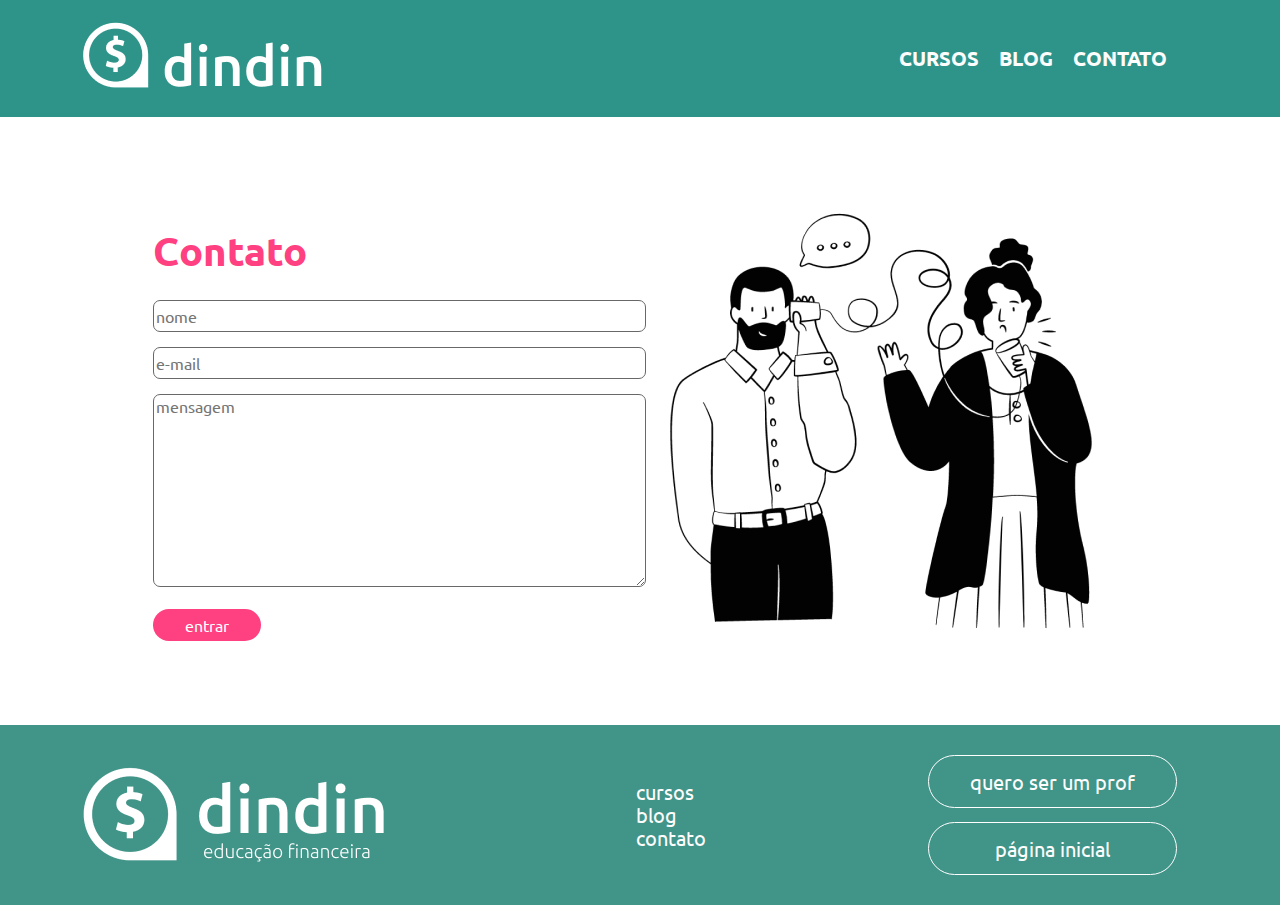
<file: index.html>
<!DOCTYPE html>
<html lang="pt-br">

<head>
    <meta charset="UTF-8">
    <meta http-equiv="X-UA-Compatible" content="IE=edge">
    <meta name="viewport" content="width=device-width, initial-scale=1.0">
    <title>DinDin - Educação Financeira</title>

    <link rel="preconnect" href="https://fonts.googleapis.com">
    <link rel="preconnect" href="https://fonts.gstatic.com" crossorigin>
    <link
        href="https://fonts.googleapis.com/css2?family=Montserrat:wght@700&family=Nunito:wght@800&family=Ubuntu:ital,wght@0,700;1,700&display=swap"
        rel="stylesheet">

    <link rel="stylesheet" href="./styles/global.css" />
    <link rel="stylesheet" href="./styles/normalize.css" />
    <link rel="stylesheet" href="./styles/index.css" />

</head>

<body>
    <header>
        <div class="container">
            <h2> <a href="./index.html">Din Din</a></h2>
            <nav>
                <ul>
                    <li> <a href="./cursos.html">Cursos</a></li>
                    <li> <a href="./blog.html">Blog</a></li>
                    <li> <a href="./index.html">Contato</a></li>
                </ul>
            </nav>
        </div>
    </header>

    <main>
        <div class="formulario">
            <form action="post" name="contato">
                <h1>Contato</h1>
                    <input name="nome" type="text" placeholder="nome" />
                    <input name="e-mail" type="text" placeholder="e-mail" />
                    <textarea name="mensagem" cols="30" rows="10" placeholder="mensagem"></textarea>

                    <button type=“submit”>entrar</button>
            </form>
            <img src="./images/ilustra-contato.png" alt="contato">
        </div>
    </main>


    <footer>
        <div class="container">
            <h2> <a href="./home.html">Din Din - educação financeira</a> </h2>

            <nav>
                <ul>
                    <li> <a href="./cursos.html">Cursos</a></li>
                    <li> <a href="./blog.html">Blog</a></li>
                    <li> <a href="./index.html">Contato</a></li>
                </ul>
            </nav>

            <div>
                <ul class="links-anexos">
                    <li> <a href="#">Quero ser um prof</a></li>
                    <li> <a href="./home.html">página inicial</a></li>
                </ul>
            </div>
        </div>
    </footer>


</body>

</html>
</file>
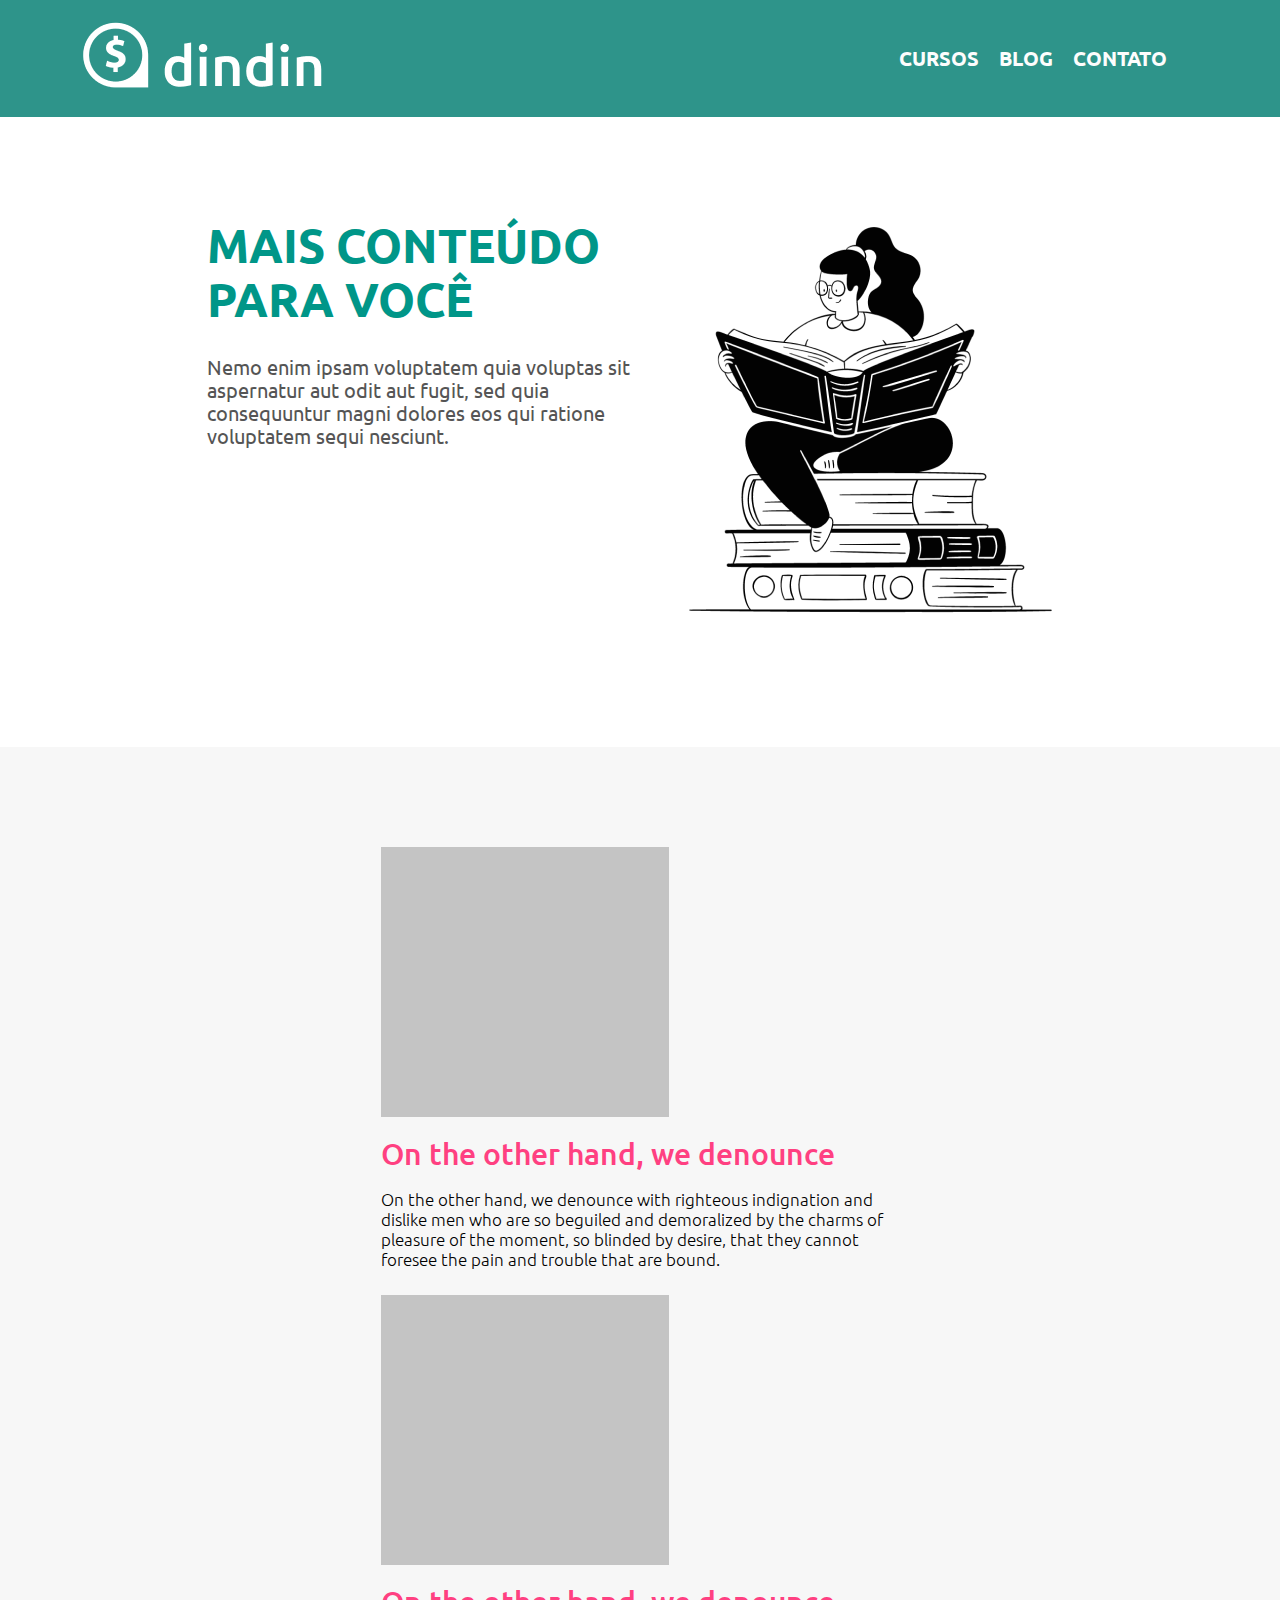
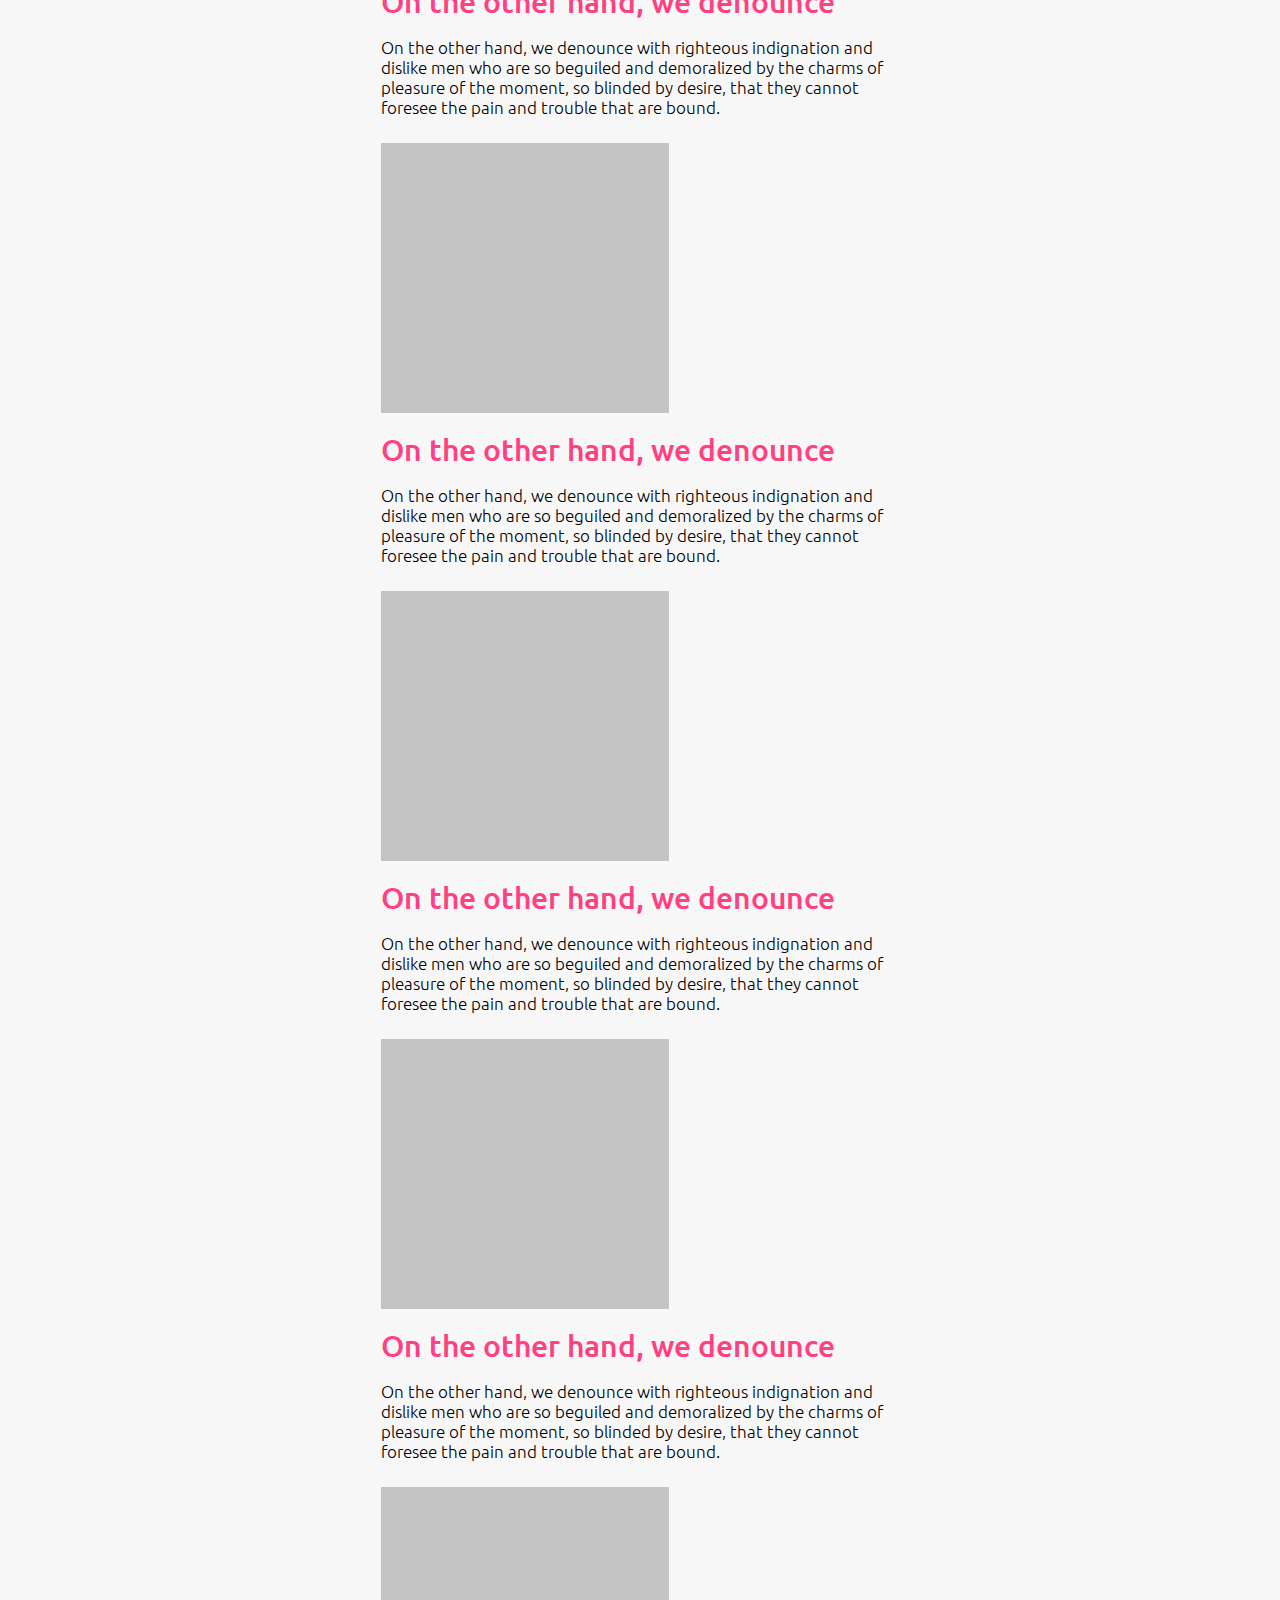
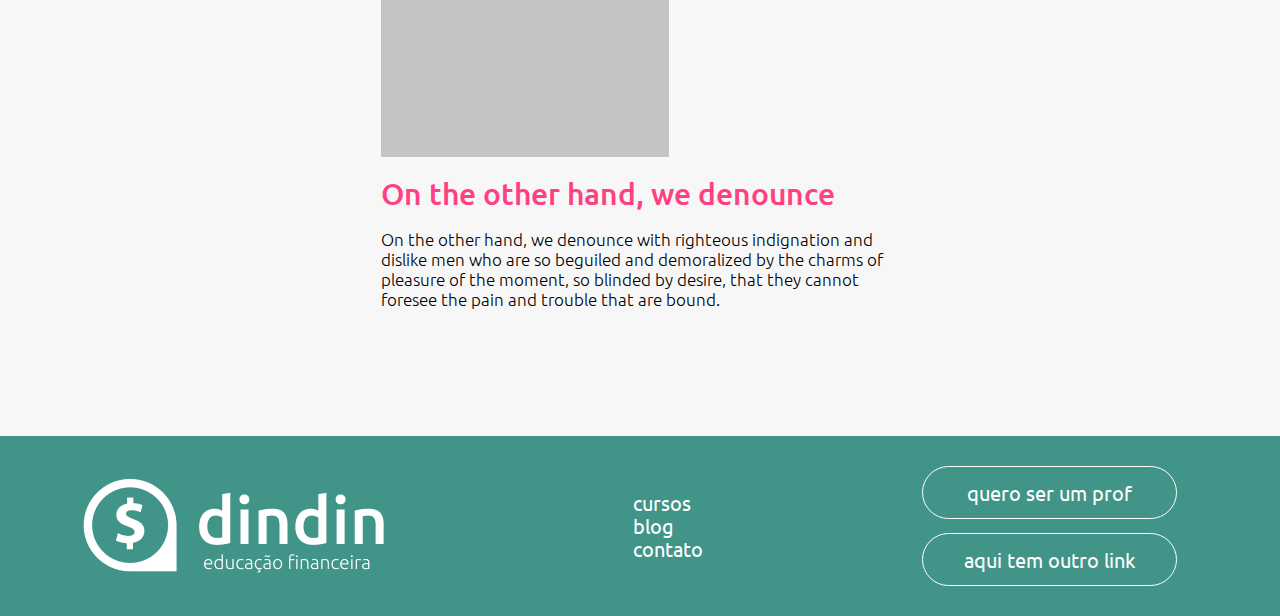
<file: blog.html>
<!DOCTYPE html>
<html lang="pt-br">

<head>
    <meta charset="UTF-8">
    <meta http-equiv="X-UA-Compatible" content="IE=edge">
    <meta name="viewport" content="width=device-width, initial-scale=1.0">
    <title>DinDin - Educação Financeira</title>

    <link rel="preconnect" href="https://fonts.googleapis.com">
    <link rel="preconnect" href="https://fonts.gstatic.com" crossorigin>
    <link
        href="https://fonts.googleapis.com/css2?family=Montserrat:wght@700&family=Nunito:wght@800&family=Ubuntu:ital,wght@0,700;1,700&display=swap"
        rel="stylesheet">

    <link rel="stylesheet" href="./styles/global.css" />
    <link rel="stylesheet" href="./styles/normalize.css" />
    <link rel="stylesheet" href="./styles/blog.css" />

</head>

<body>
    <header>
        <div class="container">
            <h2> <a href="./index.html">Din Din</a></h2>
            <nav>
                <ul>
                    <li> <a href="./cursos.html">Cursos</a></li>
                    <li> <a href="./blog.html">Blog</a></li>
                    <li> <a href="./contato.html">Contato</a></li>
                </ul>
            </nav>
        </div>
    </header>

    <main>
        <section class="container1">
            <div id="imagem-banner"></div>
            <div id="conteudo-banner">
                <h1>MAIS CONTEÚDO PARA VOCÊ</h1>
                <h5>Nemo enim ipsam voluptatem quia voluptas sit aspernatur aut odit aut fugit, sed quia consequuntur magni dolores eos qui ratione voluptatem sequi nesciunt. </h5>
            </div>
        </section>

        <section class="container2">
            <article>
                <img src="./images/Rectangle 16.png" alt="">
                <h3>On the other hand, we denounce</h3>
                <p>On the other hand, we denounce with righteous indignation and dislike men who are so beguiled and demoralized by the charms of pleasure of the moment, so blinded by desire, that they cannot foresee the pain and trouble that are bound.
                </p>
            </article>
            <article>
                <img src="./images/Rectangle 16.png" alt="">
                <h3>On the other hand, we denounce</h3>
                <p>On the other hand, we denounce with righteous indignation and dislike men who are so beguiled and demoralized by the charms of pleasure of the moment, so blinded by desire, that they cannot foresee the pain and trouble that are bound.
                </p>
            </article>
            <article>
                <img src="./images/Rectangle 16.png" alt="">
                <h3>On the other hand, we denounce</h3>
                <p>On the other hand, we denounce with righteous indignation and dislike men who are so beguiled and demoralized by the charms of pleasure of the moment, so blinded by desire, that they cannot foresee the pain and trouble that are bound.
                </p>
            </article>
            <article>
                <img src="./images/Rectangle 16.png" alt="">
                <h3>On the other hand, we denounce</h3>
                <p>On the other hand, we denounce with righteous indignation and dislike men who are so beguiled and demoralized by the charms of pleasure of the moment, so blinded by desire, that they cannot foresee the pain and trouble that are bound.
                </p>
            </article>
            <article>
                <img src="./images/Rectangle 16.png" alt="">
                <h3>On the other hand, we denounce</h3>
                <p>On the other hand, we denounce with righteous indignation and dislike men who are so beguiled and demoralized by the charms of pleasure of the moment, so blinded by desire, that they cannot foresee the pain and trouble that are bound.
                </p>
            </article>
            <article>
                <img src="./images/Rectangle 16.png" alt="">
                <h3>On the other hand, we denounce</h3>
                <p>On the other hand, we denounce with righteous indignation and dislike men who are so beguiled and demoralized by the charms of pleasure of the moment, so blinded by desire, that they cannot foresee the pain and trouble that are bound.
                </p>
            </article>
        </section>
    </main>

    <footer>
        <div class="container">
            <h2> <a href="index.html">Din Din - Educação Financeira</a> </h2>

            <nav>
                <ul>
                    <li> <a href="./cursos.html">Cursos</a></li>
                    <li> <a href="./blog.html">Blog</a></li>
                    <li> <a href="./contato.html">Contato</a></li>
                </ul>
            </nav>

            <div>
                <ul class="links-anexos">
                    <li> <a href="#">Quero ser um prof</a></li>
                    <li> <a href="#">aqui tem outro link</a></li>
                </ul>
            </div>
        </div>


    </footer>


</body>

</html>
</file>
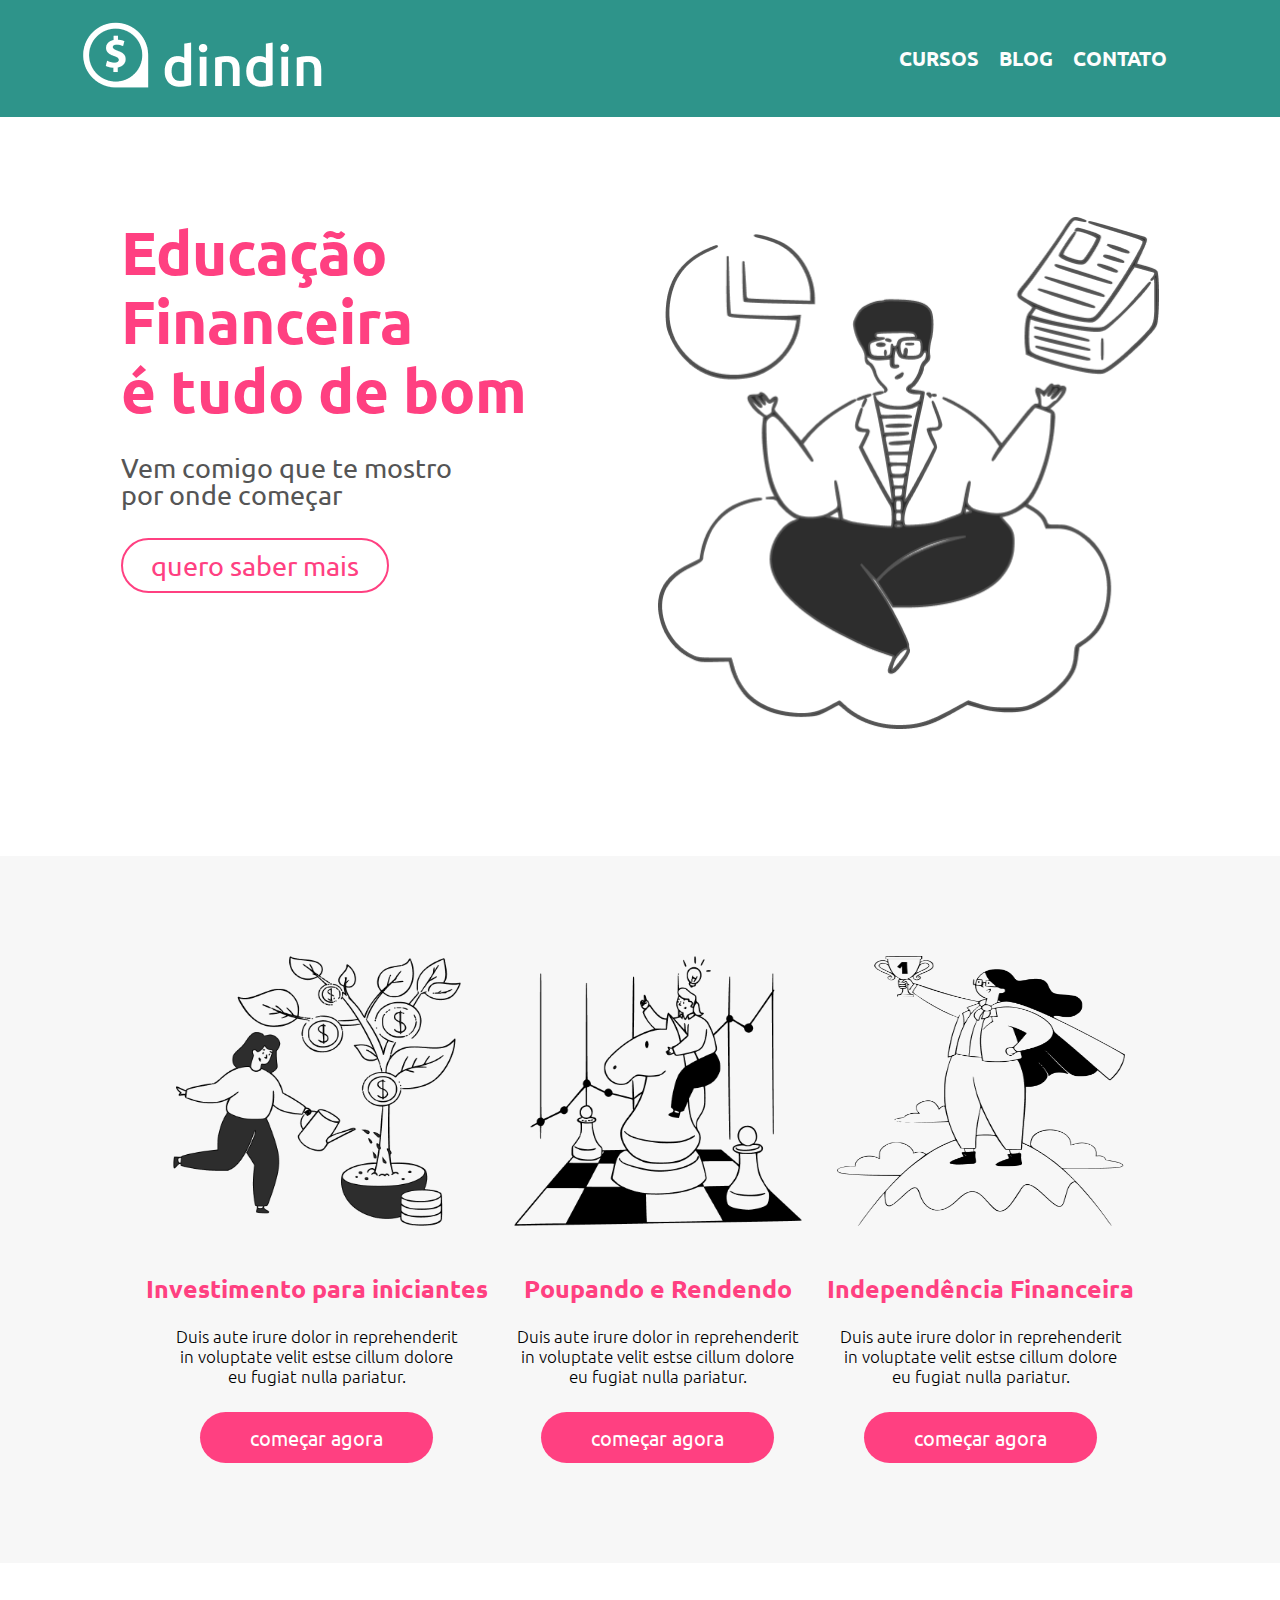
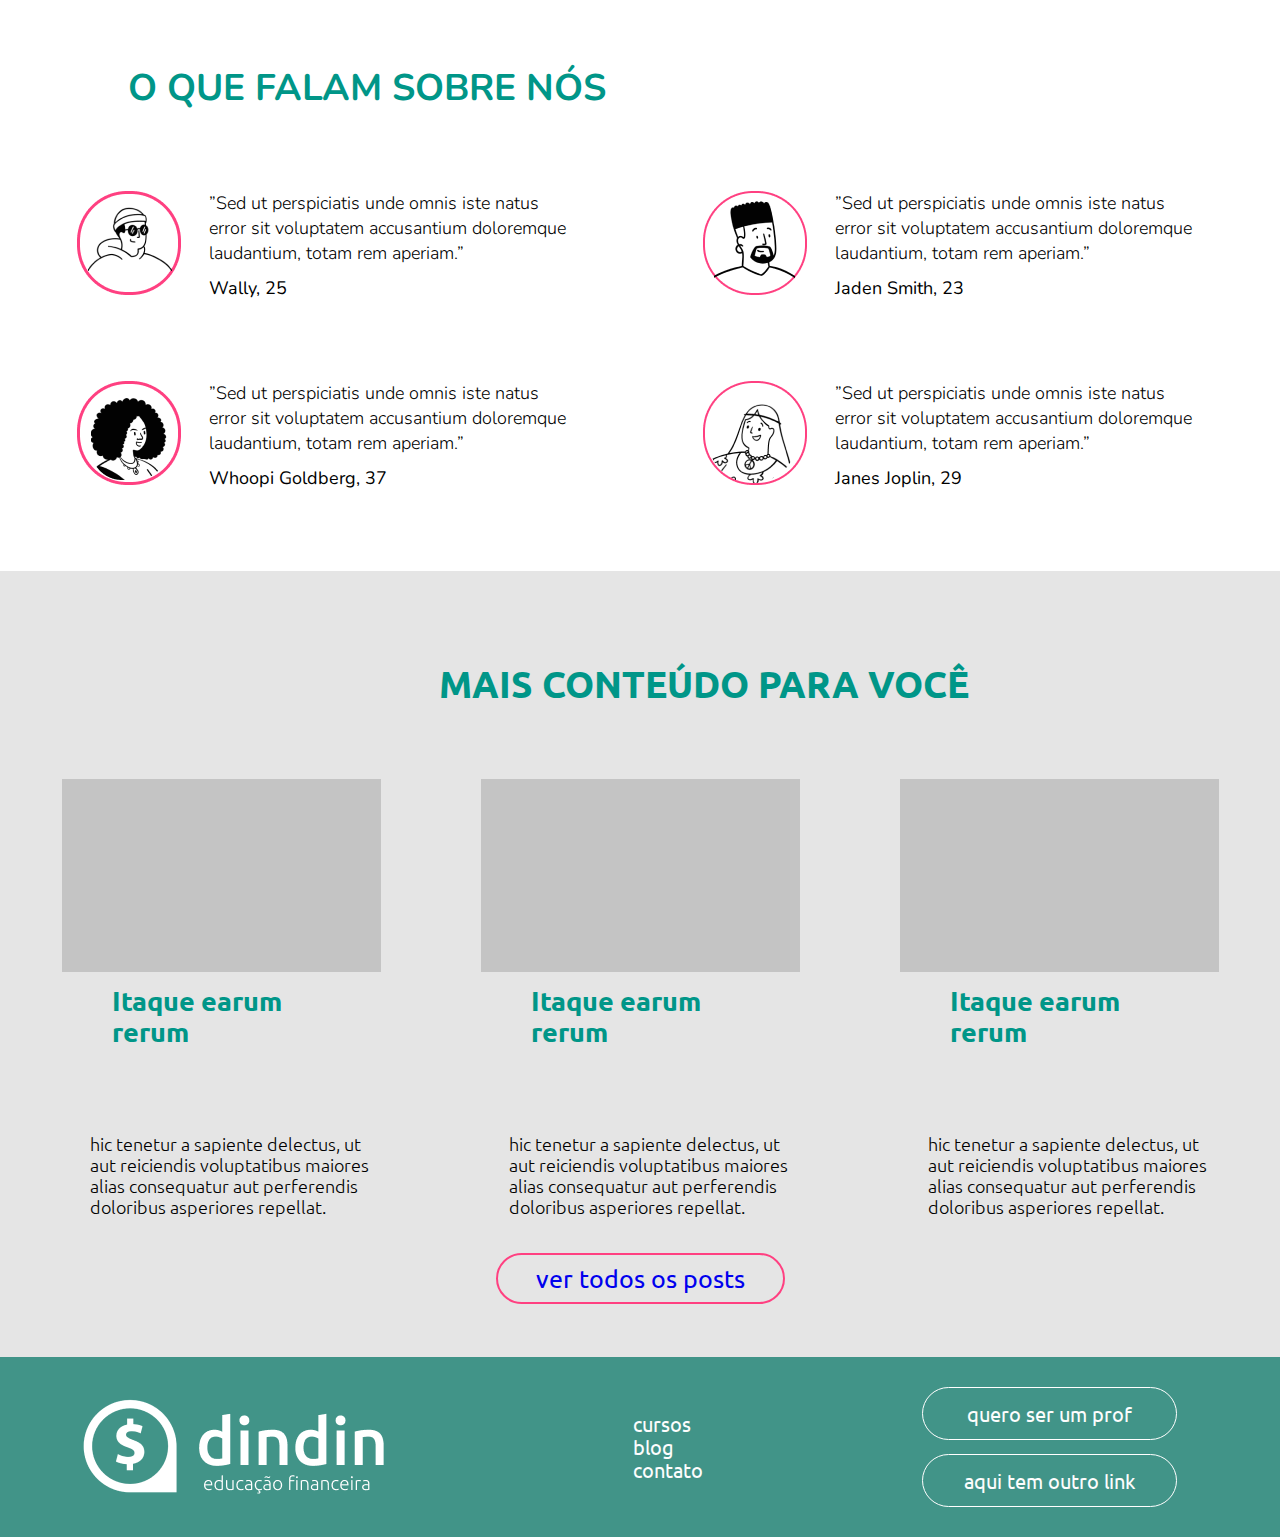
<file: home.html>
<!DOCTYPE html>
<html lang="pt-br">

<head>
    <meta charset="UTF-8">
    <meta http-equiv="X-UA-Compatible" content="IE=edge">
    <meta name="viewport" content="width=device-width, initial-scale=1.0">
    <title>DinDin - Educação Financeira</title>

    <link rel="preconnect" href="https://fonts.googleapis.com">
    <link rel="preconnect" href="https://fonts.gstatic.com" crossorigin>
    <link href="https://fonts.googleapis.com/css2?family=Montserrat:wght@700&family=Nunito:wght@800&family=Ubuntu:ital,wght@0,700;1,700&display=swap" rel="stylesheet">

    <link rel="stylesheet" href="./styles/global.css" />
    <link rel="stylesheet" href="./styles/normalize.css" />
    <link rel="stylesheet" href="./styles/home.css" />

</head>

<body>
    <header>
        <div class="container">
            <h2> <a href="./index.html">Din Din</a></h2>
            <nav>
                <ul>
                    <li> <a href="./cursos.html">Cursos</a></li>
                    <li> <a href="./blog.html">Blog</a></li>
                    <li> <a href="./contato.html">Contato</a></li>
                </ul>
            </nav>
        </div>
    </header>

    <main>
       <div class="container1">
           <section class="hero">
                <h1>Educação <br> Financeira <br> é tudo de bom</h1>
                <h5>Vem comigo que te mostro <br> por onde começar</h5>
                <a href="./index.html">Quero saber mais</a>
           </section>

           <article class="curso">
               <img src="./images/ilustra-banner.png" alt="banner">
            </article>
       </div>

       <div class="container2">
            <article>
                <div>
                <img src="./images/ilustra-investimento.png" alt="investimento">
                </div>
                <h3>Investimento para iniciantes</h3>
                <p>Duis aute irure dolor in reprehenderit in voluptate velit estse cillum dolore eu fugiat nulla pariatur.
                </p>
                <a href="./curso.html">Começar agora</a>
            </article>
            <article>
                <div>
                <img src="./images/ilustra-poupando.png" alt="investimento">
                </div>
                <h3>Poupando e Rendendo</h3>
                <p>Duis aute irure dolor in reprehenderit in voluptate velit estse cillum dolore eu fugiat nulla pariatur.
                </p>
                <a href="./cursos.html">Começar agora</a>
            </article>
            <article>
                <div>
                <img src="./images/ilustra-independencia.png" alt="investimento">
                </div>
                <h3>Independência Financeira</h3>
                <p>Duis aute irure dolor in reprehenderit in voluptate velit estse cillum dolore eu fugiat nulla pariatur.
                </p>
                <a href="./cursos.html">Começar agora</a>
            </article>
        </div>

        <div class="container3">
            <h5>O que falam sobre nós</h5>
            <div>
                <article>
                    <h6>
                        <img height="104px" width="104px" src="./images/icon-wally.png" alt="Foto de Perfil de Wally">
                        <p>”Sed ut perspiciatis unde omnis iste natus error sit voluptatem accusantium doloremque laudantium, totam rem aperiam.”
                            <span>Wally, 25</span>
                        </p>
                    </h6>
                </article>
                <article>
                    <h6>
                        <img height="104px" width="104px" src="./images/icon-jaden.png" alt="Foto de Perfil de Jaden Smith">
                        <p>”Sed ut perspiciatis unde omnis iste natus error sit voluptatem accusantium doloremque laudantium, totam rem aperiam.”
                            <span>Jaden Smith, 23</span>
                        </p>
                    </h6>
                </article>
                <article>
                    <h6>
                        <img height="104px" width="104px" src="./images/icon-whoopi.png" alt="Foto de Perfil de Whoopi">
                        <p>”Sed ut perspiciatis unde omnis iste natus error sit voluptatem accusantium doloremque laudantium, totam rem aperiam.”
                            <span>Whoopi Goldberg, 37</span>
                        </p>
                    </h6>
                </article>
                <article>
                    <h6>
                        <img height="104px" width="104px" src="./images/icon-jane.png" alt="Foto de Perfil de Jane">
                        <p>”Sed ut perspiciatis unde omnis iste natus error sit voluptatem accusantium doloremque laudantium, totam rem aperiam.”
                            <span>Janes Joplin, 29</span>
                        </p>
                    </h6>
                </article>
        </div>

        <div class="container4">
            <h4>Mais Conteúdo para você</h4>
            <div>
                <article>
                    <img src="./images/Rectangle 16.png" alt="Artigo interessante">
                    <h6>Itaque earum rerum</h6>
                    <p>hic tenetur a sapiente delectus, ut aut reiciendis voluptatibus maiores alias consequatur aut perferendis doloribus asperiores repellat.</p>
                </article>

                <article>
                    <img src="./images/Rectangle 16.png" alt="Artigo interessante">
                    <h6>Itaque earum rerum</h6>
                    <p>hic tenetur a sapiente delectus, ut aut reiciendis voluptatibus maiores alias consequatur aut perferendis doloribus asperiores repellat.</p>
                </article>

                <article>
                    <img src="./images/Rectangle 16.png" alt="Artigo interessante">
                    <h6>Itaque earum rerum</h6>
                    <p>hic tenetur a sapiente delectus, ut aut reiciendis voluptatibus maiores alias consequatur aut perferendis doloribus asperiores repellat.</p>
                </article>
            </div>
            <h5> <a href="./post.html">Ver todos os posts</a></h5>
        </div>
    </main>


        <footer>
            <div class="container">
                <h2> <a href="index.html">Din Din - Educação Financeira</a> </h2>

                <nav>
                    <ul>
                        <li> <a href="./cursos.html">Cursos</a></li>
                        <li> <a href="./blog.html">Blog</a></li>
                        <li> <a href="./contato.html">Contato</a></li>
                    </ul>
                </nav>

                <div>
                    <ul class="links-anexos">
                        <li> <a href="#">Quero ser um prof</a></li>
                        <li> <a href="#">aqui tem outro link</a></li>
                    </ul>
                </div>
        </div>


    </footer>


</body>

</html>
</file>
<file: styles/global.css>
body {
    font-family: 'Ubuntu', Arial, sans-serif;
}

main {
    max-width: 1440px;
}

.container {
    width: 1440px;
    display: flex;
    justify-content: space-between;
    align-items: center;
    align-content: center;
    padding-left: 82px;
    padding-right: 103px;
}


header {
    background: #2E948A;
    display: flex;
    align-items: center;
    align-content: center;
    justify-content: center;
}

header h2 {
    background: url('../images/logo-header.png') 0 0 no-repeat;
}

header h2 a {
    display: block;
    color: transparent;
    width: 244px;
    height: 77px;
}

header nav ul {
    display: flex;
    justify-content: center;
    align-items: center;
    align-content: center;
    height: 100%;
}

header nav ul li {
    list-style: none;
}

header nav a {
    color: #FDFDFD;
    text-decoration: none;
    font-size: 20px;
    font-weight: 700;
    text-transform: uppercase;
    padding: 0 10px;
}

footer {
    background: #419488;
    display: flex;
    justify-content: space-evenly;
}

footer h2 a {
    display: block;
    color: transparent;
    background: url('../images/logo-footer.png') no-repeat;
    width: 312px;
    height: 102px;
}

footer ul {
   margin: 30px 0;
   padding: 0;
}

footer ul li {
    list-style: none;
}

footer a {
    color: #FDFDFD;
    text-decoration: none;
    font-size: 20px;
    font-weight: 400;
    text-transform: lowercase;
    padding: 0 10px;
}

.links-anexos a {
    border: 1px solid white;
    border-radius: 62px;
    padding: 14px 41px;
    display: block;
    margin: 0 0 14px;
    text-align: center;
}

@media only screen and (max-width: 769px){

    .container {
        width: 720px;
    }
}

@media only screen and (max-width: 781px){

    .container {
        width: 760px;
        flex-wrap: wrap;
        flex-flow: column;
        align-items: center;
    }
}
</file>
<file: styles/index.css>
main {
    padding: 82px 0;
}

.formulario {
    display: flex;
    justify-content: space-evenly;
    align-items: center;
    margin-right: 163px;
    margin-left: 139px;
}

.formulario h1 {
    font-style: normal;
    font-weight: 700;
    font-size: 40px;
    line-height: 46px;
    color: #FF4081;
}

input {
    display: block;
    margin-bottom: 15px;
    width: 493px;
    height: 32px;
    border: 1px solid #686868;
    box-sizing: border-box;
    border-radius: 7px;
}

textarea {
    width: 493px;
    height: 193px;
    border: 1px solid #686868;
    box-sizing: border-box;
    border-radius: 7px;
}

button {
    display: block;
    margin-top: 20px;
    width: 108px;
    height: 32px;
    background: #FF4081;
    border-radius: 50px;
    border: none;
    color: white;
}

img {
    width: 444px;
    height: 444px;
}
</file>
<file: styles/blog.css>
/* CONTAINER 1 */

main * {
    margin: 0;
    text-decoration: none;
}

#imagem-banner {
    background-image: url(../images/ilustra-blog.png);
    margin-bottom: 25px;
    aspect-ratio: 1 / 1;
    width: 405px;
}

.container1 {
    display: flex;
    flex-direction: row-reverse;
    justify-content: center;
    flex-wrap: wrap;
    margin: 100px auto;
}

.container1 h1 {
    font-family: 'Ubuntu';
    font-style: normal;
    font-weight: 700;
    font-size: 47px;
    line-height: 54px;
    color: #009688;
    width: 415px;
    margin-bottom: 30px;
}

.container1 h5 {
    font-family: 'Ubuntu';
    font-style: normal;
    font-weight: 400;
    font-size: 20px;
    line-height: 23px;
    color: #555555;
    margin-bottom: 30px;
    display: block;
    width: 461px;
}


/*-RESPONSIVO IPAD*/

@media only screen and (max-width: 769px) {
    #imagem-banner {
        background-size: contain;
        height: 326px;
        width: 320px;
    }
    .container1 {
        margin: 50px auto;
    }
    .container1 h1 {
        font-size: 45px;
    }
    .container1 h1,
    .container1 h5 {
        width: 363px;
    }
}


/*RESPONSIVO*/

@media only screen and (max-width: 430px) {
    .container1 h1,
    .container1 h5 {
        width: 284px;
    }
    .container1 h1 {
        font-size: 40px;
        line-height: 55px;
    }
    .container1 h5 {
        font-size: 20px;
        line-height: 28px;
    }
}

/* CONTAINER 2 */

.container2 {
    display: flex;
    flex-wrap: wrap;
    justify-content: space-evenly;
    padding-top: 100px;
    padding-left: 100px;
    padding-right: 100px;
    background: #F7F7F7;
    padding-bottom: 101px;
}

.container2 article {
    display: flex;
    flex-direction: column;
    margin-right: 50px;
    margin-left: 50px;
}

.container2 article h3 {
    font-family: 'Ubuntu';
    font-style: normal;
    font-weight: 500;
    font-size: 30px;
    line-height: 34px;
    color: #FF4081;
    margin: 19px 0 19px 0;
}

.container2 article p {
    font-family: 'Ubuntu';
    font-style: normal;
    font-weight: 300;
    font-size: 17px;
    line-height: 20px;
    display: flex;
    align-items: center;
    color: #000000;
    width: 518px;
    margin-bottom: 26px;
}

.container2 article a {
    font-family: 'Ubuntu';
    font-style: normal;
    font-weight: 400;
    font-size: 20px;
    line-height: 23px;
    text-align: center;
    color: #FFFFFF;
    background: #FF4081;
    border-radius: 62px;
    width: 205px;
    padding: 14px;
    margin-bottom: 100px;
    text-transform: lowercase;
}

.container2 img {
    background-size: cover;
    height: 270px;
    width: 288px;
}

@media only screen and (max-width: 600px) {
    section>article>img {
        width: 300px;
    }
    .container2 article p {
        width: 300px;
    }
}
</file>
<file: styles/home.css>
/* ---------------- container1 --------------------- */

main * {
    margin: 0;
    text-decoration: none;
}

.curso img {
    height: 512px;
    width: 501px;
    margin-bottom: 25px;
}

.container1 {
    display: flex;
    flex-direction: row;
    justify-content: space-evenly;
    flex-wrap: wrap;
    margin: 100px auto;
}

.container1 h1 {
    font-family: 'Ubuntu';
    font-style: normal;
    font-weight: 700;
    font-size: 60px;
    line-height: 69px;
    color: #FF4081;
    width: 415px;
    margin-bottom: 30px;
}

.container1 h5 {
    font-family: 'Ubuntu';
    font-style: normal;
    font-weight: 400;
    font-size: 27px;
    line-height: 27px;
    color: #555555;
    margin-bottom: 30px;
}

.container1 a {
    font-family: 'Ubuntu';
    font-style: normal;
    font-weight: 400;
    font-size: 27px;
    line-height: 31px;
    display: block;
    color: #FF4081;
    border: 2px solid #FF4081;
    box-sizing: border-box;
    border-radius: 62px;
    text-transform: lowercase;
    text-align: center;
    padding: 10px;
    width: 268px;
}

/* responsivo IPAD */

@media only screen and (max-width: 769px) {
    .curso img {
        background-size: contain;
        height: 326px;
        width: 320px;
    }
    .container1 {
        margin: 50px auto;
    }
    .container1 h1 {
        font-size: 45px;
    }
    .container1 h1,
    .container1 h5 {
        width: 363px;
    }
}

/* ---------------- container2 --------------------- */

.container2 {
    display: flex;
    flex-wrap: wrap;
    justify-content: space-evenly;
    padding-top: 100px;
    padding-left: 120px;
    padding-right: 120px;
    background: #F7F7F7;
}

.container2 article {
    display: flex;
    flex-direction: column;
    align-items: center;
}

.container2 article h3 {
    font-family: 'Ubuntu';
    font-style: normal;
    font-weight: 700;
    font-size: 25px;
    line-height: 29px;
    text-align: center;
    color: #FF4081;
    margin: 45px 0 23px 0;
}

.container2 article p {
    font-family: 'Ubuntu';
    font-style: normal;
    font-weight: 300;
    font-size: 17px;
    line-height: 20px;
    text-align: center;
    color: #000000;
    width: 288px;
    margin-bottom: 26px;
}

.container2 article a {
    font-family: 'Ubuntu';
    font-style: normal;
    font-weight: 400;
    font-size: 20px;
    line-height: 23px;
    text-align: center;
    color: #FFFFFF;
    background: #FF4081;
    border-radius: 62px;
    width: 205px;
    padding: 14px;
    margin-bottom: 100px;
    text-transform: lowercase;
}

.container2 img {
    background-size: cover;
    height: 270px;
    width: 288px;
}

/* ---------------- container3 --------------------- */

.container3 h5 {
    font-family: 'Nunito';
    font-style: normal;
    font-weight: 700;
    font-size: 37px;
    line-height: 50px;
    color: #009688;
    text-transform: uppercase;
    margin-top: 100px;
    margin-bottom: 78px;
    padding-left: 128px;
}

.container3 div {
    display: flex;
    flex-wrap: wrap;
    justify-content: space-evenly;
}

.container3 article div {
    background-size: cover;
    width: 104px;
    height: 104px;
}

.container3 h6 {
    display: flex;
    max-width: 500px;
    padding: 0 50px;
    box-sizing: content-box;
    margin-bottom: 86px;
}

.container3 p {
    display: flex;
    flex-direction: column;
    justify-content: space-between;
    font-family: 'Nunito';
    font-style: normal;
    font-weight: 300;
    font-size: 18px;
    line-height: 25px;
    color: #000000;
    margin-left: 28px;
    height: 70px;
}

.container3 span {
    margin-top: 10px;
    font-family: 'Nunito';
    font-style: normal;
    font-weight: 400;
    font-size: 18px;
    line-height: 25px;
    color: #000000;
}

/* responsividade */

@media only screen and (max-width: 1200px) {
    .container3 h5 {
        text-align: center;
        padding-left: 0;
    }
}

@media only screen and (max-width: 480px) {
    .container3 h6 {
        flex-direction: column;
        align-items: center;
        text-align: center;
        margin-bottom: 20px;
    }
    .container3 h5 {
        font-size: 25px;
        line-height: 29px;
        text-align: center;
        padding-left: 0;
        margin-left: 30px;
        margin-right: 30px;
        margin-bottom: 20px;
    }
    .container3 img {
        margin-bottom: 15px;
    }
    #section3 p {
        margin-top: 15px;
        margin-left: 0px;
        height: auto;
    }
    .container3 span {
        margin-bottom: 30px;
    }
}

/* ---------------- container4 --------------------- */

.container4 {
    background: #E5E5E5;
    padding-top: 91px;
    padding-bottom: 53px;
}

.container4 div {
    display: flex;
    flex-wrap: wrap;
    justify-content: center;
}

.container4 article {
    width: 319px;
    margin: 0 50px;
}

.container4 img {
    height: 193px;
    width: 319px;
    margin-bottom: 11px;
}

.container4 h4 {
    margin: auto 20px;
    padding-left: 128px;
    text-transform: uppercase;
    font-family: 'Ubuntu';
    font-style: normal;
    font-weight: 700;
    font-size: 37px;
    line-height: 43px;
    color: #009688;
    padding-bottom: 74px;
}

.container4 h6 {
    font-family: 'Ubuntu';
    font-style: normal;
    font-weight: 700;
    font-size: 27px;
    line-height: 31px;
    color: #009688;
}

.container4 p {
    font-family: 'Ubuntu';
    font-style: normal;
    font-weight: 300;
    font-size: 18px;
    line-height: 21px;
    color: #000000;
    margin-bottom: 50px;
}

.container4 h5 {
    display: flex;
    align-items: center;
    justify-content: center;
    box-sizing: border-box;
    width: 289px;
    height: 51px;
    margin: auto;
    padding: 0;
    border-radius: 62px;
    border: 2px solid #FF4081;
    font-family: 'Ubuntu';
    font-style: normal;
    font-weight: 400;
    font-size: 25px;
    line-height: 29px;
    color: #FF4081;
    text-transform: lowercase;
}

/* responsivo */

@media only screen and (max-width: 1200px) {
    .container4 h4 {
        text-align: center;
        padding-left: 0;
    }
}

@media only screen and (max-width: 376px) {
    .container4 {
        background: #E5E5E5;
        padding-top: 30px;
        padding-bottom: 30px;
    }
    .container4 h4 {
        font-size: 25px;
        line-height: 32px;
        padding-bottom: 50px;
    }
    .container4 img {
        height: 163px;
        width: 270px;
        margin-bottom: 11px;
    }
    .container4 p {
        font-size: 14px;
        text-align: center;
        margin-bottom: 30px;
    }
    .container4 h5 {
        width: 257px;
        height: 44px;
        font-size: 20px;
    }
    .container4 h6 {
        text-align: center;
        padding-bottom: 5px;
        font-family: 'Ubuntu';
        font-style: normal;
        font-weight: 700;
        font-size: 25px;
        line-height: 32px;
        color: #009688;
    }
}
</file>
